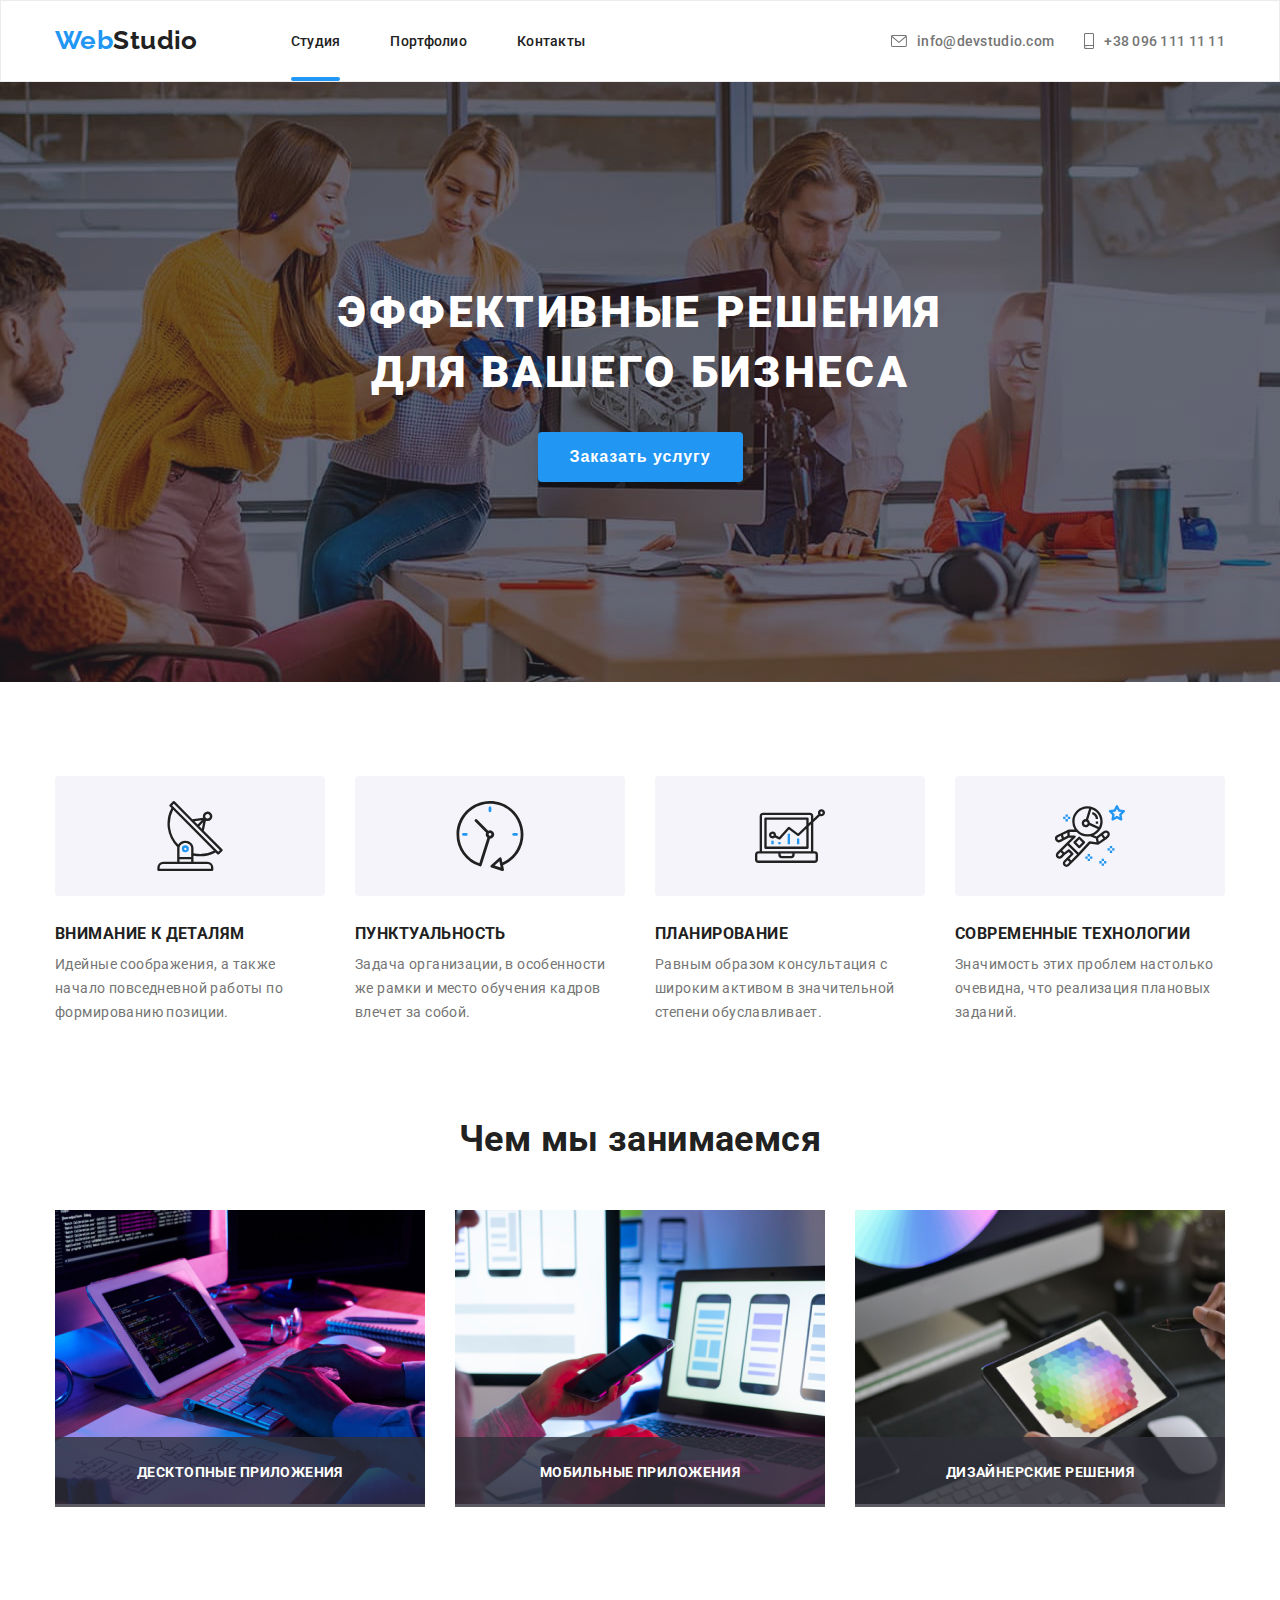
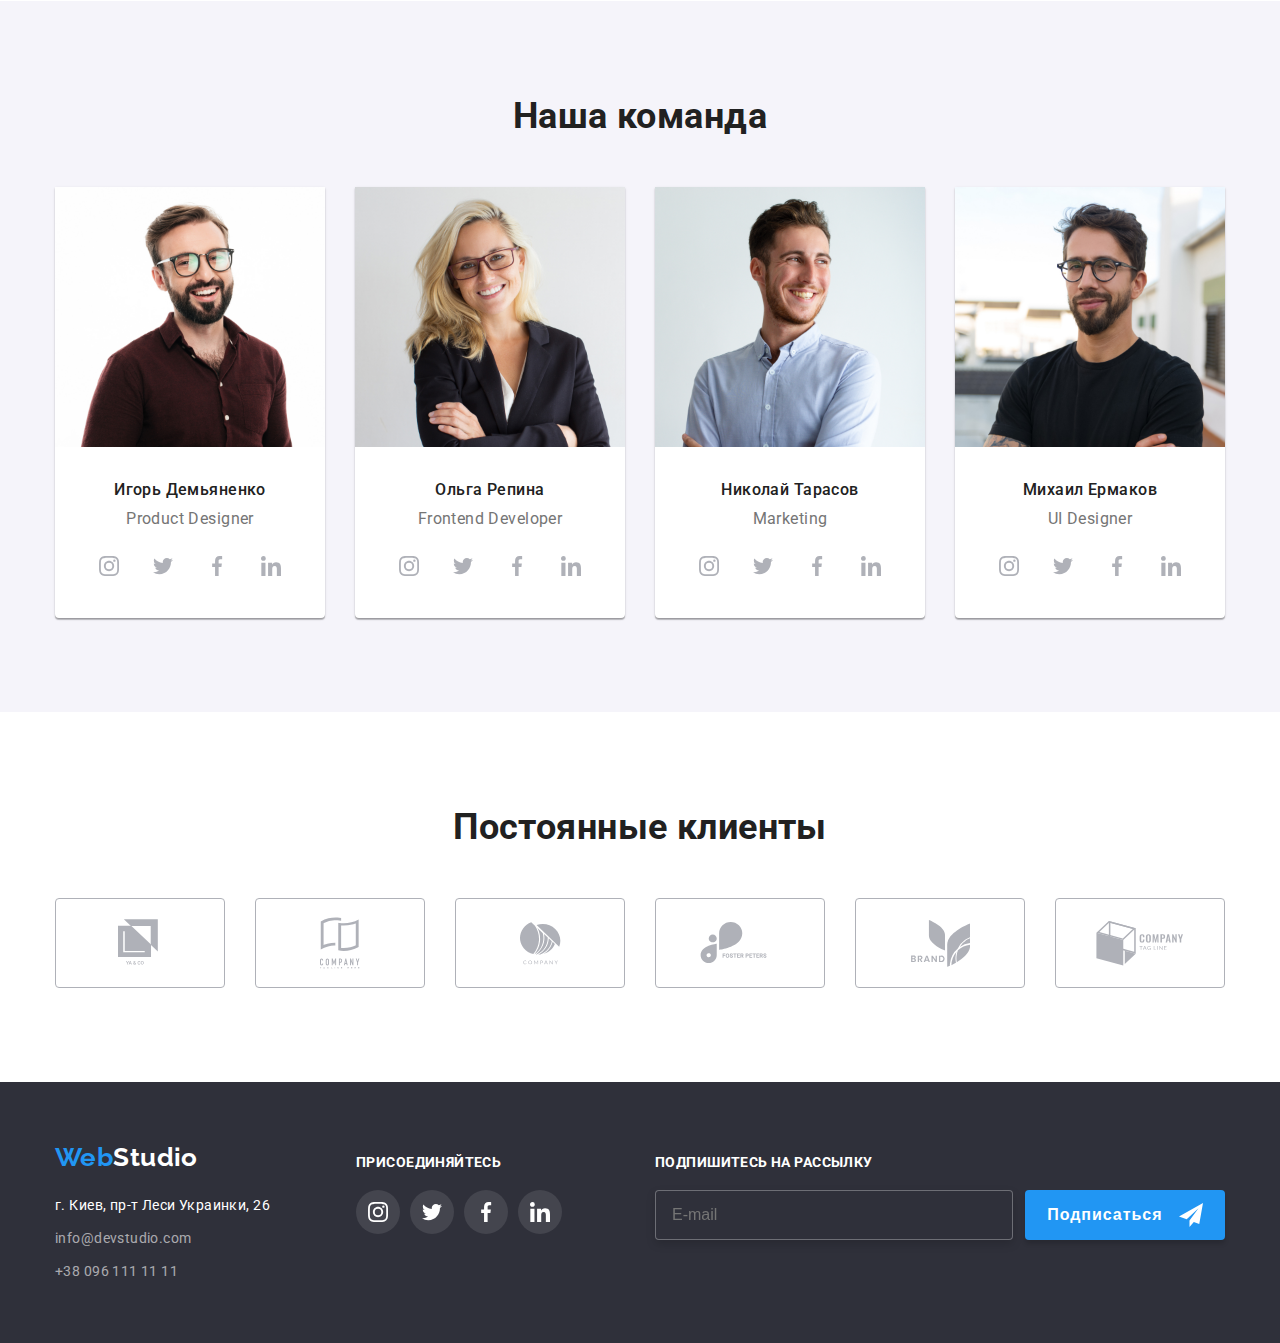
<file: index.html>
<!DOCTYPE html>
<html lang="en">
  <head>
    <meta charset="UTF-8" />
    <meta name="viewport" content="width=device-width, initial-scale=1.0" />
    <title>Document</title>
    <link rel="stylesheet" href="./css/styles.css" />
    <link
      href="https://fonts.googleapis.com/css2?family=Roboto:ital,wght@0,100;0,300;0,400;0,500;0,700;0,900;1,100;1,300;1,400;1,500;1,700;1,900&display=swap"
      rel="stylesheet"
    />
    <link
      href="https://fonts.googleapis.com/css2?family=Raleway:ital,wght@0,100;0,200;0,300;0,400;0,500;0,600;0,700;0,800;0,900;1,100;1,200;1,300;1,400;1,500;1,600;1,700;1,800;1,900&display=swap"
      rel="stylesheet"
    />
  </head>
  <body>
    <header>
      <div class="container navmain">
        <nav class="top-nav">
          <a href="./index.html" class="logo toplogo"
            >Web<span class="logo-black">Studio</span></a
          >
          <ul class="top-nav-links">
            <li>
              <a href="./index.html" class="state-color current">Студия</a>
            </li>
            <li>
              <a href="./portfolio.html" class="state-color">Портфолио</a>
            </li>
            <li><a href="" class="state-color">Контакты</a></li>
          </ul>
        </nav>
        <ul class="top-nav-contacts">
          <li>
            <a href="mailto:info@devstudio.com" class="state-color"
              ><svg class="svg-icon" width="16" height="12">
                <use href="./images/symbol-defs.svg#icon-envelope"></use></svg
              >info@devstudio.com</a
            >
          </li>
          <li>
            <a href="tel:+380961111111" class="state-color"
              ><svg class="svg-icon" width="10" height="16">
                <use href="./images/symbol-defs.svg#icon-smartphone"></use></svg
              >+38 096 111 11 11</a
            >
          </li>
        </ul>
      </div>
    </header>

    <main>
      <section class="hero">
        <div class="container">
          <h1>
            Эффективные решения <br />
            для вашего бизнеса
          </h1>
          <button type="button" class="btn-primary" data-modal-open>
            Заказать услугу
          </button>
        </div>
      </section>

      <section class="features">
        <div class="container">
          <ul class="features-list">
            <li>
              <div class="features-icons">
                <svg class="svg-icon-features" width="70" height="70">
                  <use href="./images/symbol-defs.svg#icon-antenna"></use>
                </svg>
              </div>
              <h3>Внимание к деталям</h3>
              <p>
                Идейные соображения, а также начало повседневной работы по
                формированию позиции.
              </p>
            </li>
            <li>
              <div class="features-icons">
                <svg class="svg-icon-features" width="70" height="70">
                  <use href="./images/symbol-defs.svg#icon-clock"></use>
                </svg>
              </div>
              <h3>Пунктуальность</h3>
              <p>
                Задача организации, в особенности же рамки и место обучения
                кадров влечет за собой.
              </p>
            </li>
            <li>
              <div class="features-icons">
                <svg class="svg-icon-features" width="70" height="70">
                  <use href="./images/symbol-defs.svg#icon-diagram"></use>
                </svg>
              </div>
              <h3>Планирование</h3>
              <p>
                Равным образом консультация с широким активом в значительной
                степени обуславливает.
              </p>
            </li>
            <li>
              <div class="features-icons">
                <svg class="svg-icon-features" width="70" height="70">
                  <use href="./images/symbol-defs.svg#icon-astronaut"></use>
                </svg>
              </div>
              <h3>Современные технологии</h3>
              <p>
                Значимость этих проблем настолько очевидна, что реализация
                плановых заданий.
              </p>
            </li>
          </ul>
        </div>
      </section>
      <section class="what-we-do">
        <div class="container">
          <h2>Чем мы занимаемся</h2>
          <ul class="what-we-do-list">
            <li>
              <img
                src="./images/img.jpg"
                alt="computerphoto"
                width="370"
                height="294"
              />
              <p class="label">Десктопные приложения</p>
            </li>
            <li>
              <img
                src="./images/img1.jpg"
                alt="computerphoto"
                width="370"
                height="294"
              />
              <p class="label">Мобильные приложения</p>
            </li>
            <li>
              <img
                src="./images/img2.jpg"
                alt="computerphoto"
                width="370"
                height="294"
              />
              <p class="label">Дизайнерские решения</p>
            </li>
          </ul>
        </div>
      </section>
      <section class="our-team">
        <div class="container">
          <h2>Наша команда</h2>
          <ul class="our-team-list">
            <li>
              <img
                src="./images/img3.jpg"
                alt="teammemberphoto"
                width="270"
                height="260"
              />
              <h3>Игорь Демьяненко</h3>
              <p>Product Designer</p>
              <ul class="team-social-list">
                <li class="team-social-list-item">
                  <a href="" class="team-social-list-link">
                    <svg class="svg-icon-footer" width="20" height="20">
                      <use
                        href="./images/symbol-defs.svg#icon-instagram"
                      ></use></svg
                  ></a>
                </li>
                <li class="team-social-list-item">
                  <a href="" class="team-social-list-link">
                    <svg class="svg-icon-footer" width="20" height="20">
                      <use
                        href="./images/symbol-defs.svg#icon-twitter"
                      ></use></svg
                  ></a>
                </li>
                <li class="team-social-list-item">
                  <a href="" class="team-social-list-link">
                    <svg class="svg-icon-footer" width="20" height="20">
                      <use
                        href="./images/symbol-defs.svg#icon-facebook"
                      ></use></svg
                  ></a>
                </li>
                <li class="team-social-list-item">
                  <a href="" class="team-social-list-link">
                    <svg class="svg-icon-footer" width="20" height="20">
                      <use
                        href="./images/symbol-defs.svg#icon-linkedin"
                      ></use></svg
                  ></a>
                </li>
              </ul>
            </li>
            <li>
              <img
                src="./images/img4.jpg"
                alt="teammemberphoto"
                width="270"
                height="260"
              />
              <h3>Ольга Репина</h3>
              <p>Frontend Developer</p>
              <ul class="team-social-list">
                <li class="team-social-list-item">
                  <a href="" class="team-social-list-link">
                    <svg class="svg-icon-footer" width="20" height="20">
                      <use
                        href="./images/symbol-defs.svg#icon-instagram"
                      ></use></svg
                  ></a>
                </li>
                <li class="team-social-list-item">
                  <a href="" class="team-social-list-link">
                    <svg class="svg-icon-footer" width="20" height="20">
                      <use
                        href="./images/symbol-defs.svg#icon-twitter"
                      ></use></svg
                  ></a>
                </li>
                <li class="team-social-list-item">
                  <a href="" class="team-social-list-link">
                    <svg class="svg-icon-footer" width="20" height="20">
                      <use
                        href="./images/symbol-defs.svg#icon-facebook"
                      ></use></svg
                  ></a>
                </li>
                <li class="team-social-list-item">
                  <a href="" class="team-social-list-link">
                    <svg class="svg-icon-footer" width="20" height="20">
                      <use
                        href="./images/symbol-defs.svg#icon-linkedin"
                      ></use></svg
                  ></a>
                </li>
              </ul>
            </li>
            <li>
              <img
                src="./images/img6.jpg"
                alt="teammemberphoto"
                width="270"
                height="260"
              />
              <h3>Николай Тарасов</h3>
              <p>Marketing</p>
              <ul class="team-social-list">
                <li class="team-social-list-item">
                  <a href="" class="team-social-list-link">
                    <svg class="svg-icon-footer" width="20" height="20">
                      <use
                        href="./images/symbol-defs.svg#icon-instagram"
                      ></use></svg
                  ></a>
                </li>
                <li class="team-social-list-item">
                  <a href="" class="team-social-list-link">
                    <svg class="svg-icon-footer" width="20" height="20">
                      <use
                        href="./images/symbol-defs.svg#icon-twitter"
                      ></use></svg
                  ></a>
                </li>
                <li class="team-social-list-item">
                  <a href="" class="team-social-list-link">
                    <svg class="svg-icon-footer" width="20" height="20">
                      <use
                        href="./images/symbol-defs.svg#icon-facebook"
                      ></use></svg
                  ></a>
                </li>
                <li class="team-social-list-item">
                  <a href="" class="team-social-list-link">
                    <svg class="svg-icon-footer" width="20" height="20">
                      <use
                        href="./images/symbol-defs.svg#icon-linkedin"
                      ></use></svg
                  ></a>
                </li>
              </ul>
            </li>
            <li>
              <img
                src="./images/img7.jpg"
                alt="teammemberphoto"
                width="270"
                height="260"
              />
              <h3>Михаил Ермаков</h3>
              <p>UI Designer</p>
              <ul class="team-social-list">
                <li class="team-social-list-item">
                  <a href="" class="team-social-list-link">
                    <svg class="svg-icon-footer" width="20" height="20">
                      <use
                        href="./images/symbol-defs.svg#icon-instagram"
                      ></use></svg
                  ></a>
                </li>
                <li class="team-social-list-item">
                  <a href="" class="team-social-list-link">
                    <svg class="svg-icon-footer" width="20" height="20">
                      <use
                        href="./images/symbol-defs.svg#icon-twitter"
                      ></use></svg
                  ></a>
                </li>
                <li class="team-social-list-item">
                  <a href="" class="team-social-list-link">
                    <svg class="svg-icon-footer" width="20" height="20">
                      <use
                        href="./images/symbol-defs.svg#icon-facebook"
                      ></use></svg
                  ></a>
                </li>
                <li class="team-social-list-item">
                  <a href="" class="team-social-list-link">
                    <svg class="svg-icon-footer" width="20" height="20">
                      <use
                        href="./images/symbol-defs.svg#icon-linkedin"
                      ></use></svg
                  ></a>
                </li>
              </ul>
            </li>
          </ul>
        </div>
      </section>
      <section class="our-clients">
        <div class="container">
          <h2>Постоянные клиенты</h2>
          <ul class="our-clients-list">
            <li>
              <a href="">
                <svg class="svg-icon-logos" width="44" height="49">
                  <use href="./images/symbol-defs.svg#icon-logo-1"></use></svg
              ></a>
            </li>
            <li>
              <a href="">
                <svg class="svg-icon-logos" width="40" height="52">
                  <use href="./images/symbol-defs.svg#icon-logo-2"></use></svg
              ></a>
            </li>
            <li>
              <a href="">
                <svg class="svg-icon-logos" width="41" height="43">
                  <use href="./images/symbol-defs.svg#icon-logo-3"></use></svg
              ></a>
            </li>
            <li>
              <a href="">
                <svg class="svg-icon-logos" width="80" height="42">
                  <use href="./images/symbol-defs.svg#icon-logo-4"></use></svg
              ></a>
            </li>
            <li>
              <a href="">
                <svg class="svg-icon-logos" width="59" height="47">
                  <use href="./images/symbol-defs.svg#icon-logo-5"></use></svg
              ></a>
            </li>
            <li>
              <a href="">
                <svg class="svg-icon-logos" width="88" height="45">
                  <use href="./images/symbol-defs.svg#icon-logo-6"></use></svg
              ></a>
            </li>
          </ul>
        </div>
      </section>
    </main>
    <footer>
      <div class="container">
        <div class="footer-contacts-wrap">
          <ul class="footer-list">
            <li>
              <a href="./index.html" class="logo logobottom"
                >Web<span class="logo-white">Studio</span></a
              >
            </li>
            <li class="footer-address">г. Киев, пр-т Леси Украинки, 26</li>
            <li class="footer-contacts">
              <a href="mailto:info@devstudio.com" class="footer-contacts-link"
                >info@devstudio.com</a
              >
            </li>
            <li class="footer-contacts">
              <a href="tel:+380961111111" class="footer-contacts-link"
                >+38 096 111 11 11</a
              >
            </li>
          </ul>
        </div>
        <div class="footer-social-wrap">
          <p class="follow">присоединяйтесь</p>

          <ul class="social-list">
            <li>
              <a href="" class="social">
                <svg class="svg-icon-footer" width="20" height="20">
                  <use
                    href="./images/symbol-defs.svg#icon-instagram"
                  ></use></svg
              ></a>
            </li>
            <li>
              <a href="" class="social">
                <svg class="svg-icon-footer" width="20" height="20">
                  <use href="./images/symbol-defs.svg#icon-twitter"></use></svg
              ></a>
            </li>
            <li>
              <a href="" class="social">
                <svg class="svg-icon-footer" width="20" height="20">
                  <use href="./images/symbol-defs.svg#icon-facebook"></use></svg
              ></a>
            </li>
            <li>
              <a href="" class="social">
                <svg class="svg-icon-footer" width="20" height="20">
                  <use href="./images/symbol-defs.svg#icon-linkedin"></use></svg
              ></a>
            </li>
          </ul>
        </div>

        <div class="footer-form-wrap">
          <p class="follow">Подпишитесь на рассылку</p>

          <form class="footer-form">
            <label class="footer-label">
              <input type="email" name="email" placeholder="E-mail" />
              <span class="footer-label-name"></span>
            </label>

            <button type="submit" class="subscribe-button">
              Подписаться
              <svg class="svg-subscribe" width="24" height="24">
                <use href="./images/symbol-defs.svg#icon-icon-send"></use>
              </svg>
            </button>
          </form>
        </div>
      </div>
    </footer>

    <div class="backdrop is-hidden" data-modal>
      <div class="modal">
        <button class="btn-close" data-modal-close>
          <svg class="svg-close-icon" width="18" height="18">
            <use href="./images/symbol-defs.svg#icon-close-black"></use>
          </svg>
        </button>
        <form class="modal-form">
          <h2>Оставьте свои данные, мы вам перезвоним</h2>

          <div class="form-input">
            <label for="name">Имя</label>
            <div class="input-svg">
              <input type="text" name="name" placeholder=" " id="name" />

              <svg class="svg-modal" width="18" height="18">
                <use href="./images/symbol-defs.svg#icon-person-black"></use>
              </svg>
            </div>
          </div>

          <div class="form-input">
            <label for="tel">Телефон</label>
            <div class="input-svg">
              <input type="tel" name="tel" placeholder=" " id="tel" />
              <svg class="svg-modal" width="18" height="18">
                <use href="./images/symbol-defs.svg#icon-phone-black"></use>
              </svg>
            </div>
          </div>

          <div class="form-input">
            <label for="email">Почта</label>
            <div class="input-svg">
              <input type="email" name="email" placeholder=" " id="email" />
              <svg class="svg-modal" width="18" height="18">
                <use href="./images/symbol-defs.svg#icon-email-black"></use>
              </svg>
            </div>
          </div>

          <div class="form-input">
            <label for="comment">Комментарий</label>
            <textarea
              name="comment"
              rows="5"
              placeholder="Введите текст"
              id="comment"
            ></textarea>
          </div>

          <div class="form-checkbox">
            <label for="accept" class="checkbox-label">
              <input name="accept" type="checkbox" value="" id="accept" />
              <span class="custom-checkbox"></span>Соглашаюсь с рассылкой и
              принимаю
              <a href="" class="accept-terms">Условия договора</a>
            </label>
          </div>

          <div class="form-button">
            <button type="submit">Отправить</button>
          </div>
        </form>
      </div>
    </div>
    <script src="./js/modal.js"></script>
  </body>
</html>
</file>
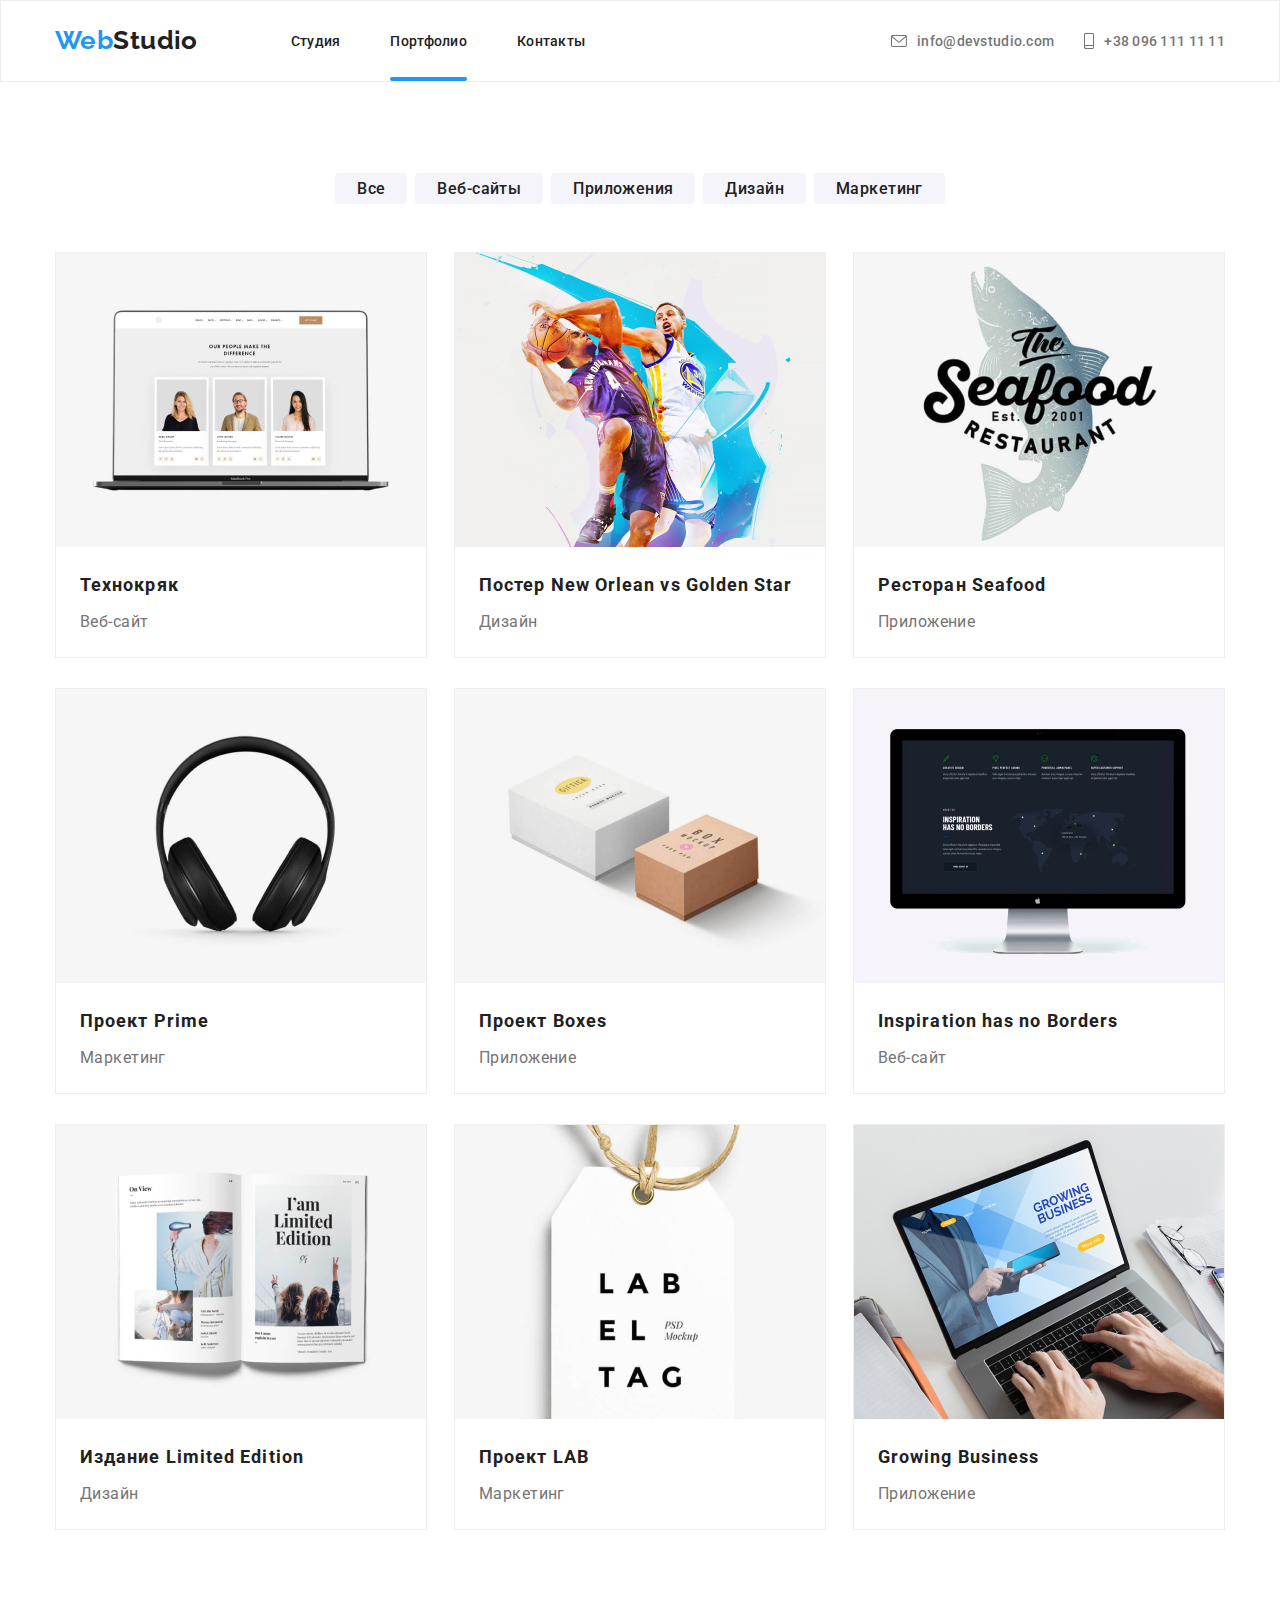
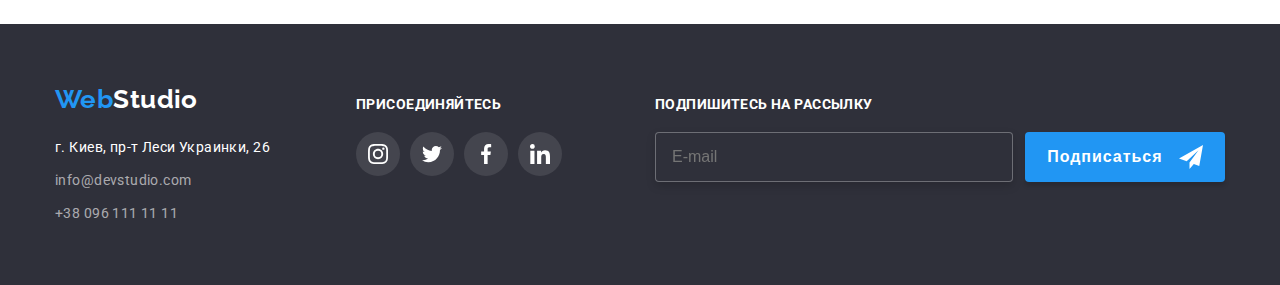
<file: portfolio.html>
<!DOCTYPE html>
<html lang="en">
  <head>
    <meta charset="UTF-8" />
    <meta name="viewport" content="width=device-width, initial-scale=1.0" />
    <title>Document</title>
    <link rel="stylesheet" href="./css/styles.css" />
    <link
      href="https://fonts.googleapis.com/css2?family=Roboto:ital,wght@0,100;0,300;0,400;0,500;0,700;0,900;1,100;1,300;1,400;1,500;1,700;1,900&display=swap"
      rel="stylesheet"
    />
    <link
      href="https://fonts.googleapis.com/css2?family=Raleway:ital,wght@0,100;0,200;0,300;0,400;0,500;0,600;0,700;0,800;0,900;1,100;1,200;1,300;1,400;1,500;1,600;1,700;1,800;1,900&display=swap"
      rel="stylesheet"
    />
  </head>

  <body>
    <header>
      <div class="container navmain">
        <nav class="top-nav">
          <a href="./index.html" class="logo toplogo"
            >Web<span class="logo-black">Studio</span></a
          >
          <ul class="top-nav-links">
            <li>
              <a href="./index.html" class="state-color">Студия</a>
            </li>
            <li>
              <a href="./portfolio.html" class="state-color current"
                >Портфолио</a
              >
            </li>
            <li><a href="" class="state-color">Контакты</a></li>
          </ul>
        </nav>
        <ul class="top-nav-contacts">
          <li>
            <a href="mailto:info@devstudio.com" class="state-color"
              ><svg class="svg-icon" width="16" height="12">
                <use href="./images/symbol-defs.svg#icon-envelope"></use></svg
              >info@devstudio.com</a
            >
          </li>
          <li>
            <a href="tel:+380961111111" class="state-color"
              ><svg class="svg-icon" width="10" height="16">
                <use href="./images/symbol-defs.svg#icon-smartphone"></use></svg
              >+38 096 111 11 11</a
            >
          </li>
        </ul>
      </div>
    </header>
    <main>
      <section class="portfolio-filters">
        <div class="container">
          <ul class="portfolio-list">
            <li><a href="">Все</a></li>
            <li><a href="">Веб-сайты</a></li>
            <li><a href="">Приложения</a></li>
            <li><a href="">Дизайн</a></li>
            <li><a href="">Маркетинг</a></li>
          </ul>
        </div>
      </section>
      <section class="portfolio-gallery">
        <div class="container">
          <ul class="portfolio-cards">
            <li>
              <a href="" class="portfolio-cards-item"
                ><div class="portfolio-img">
                  <img
                    src="./images/File00001.jpg"
                    alt="picture web"
                    width="370"
                    height="294"
                  />
                  <div class="overlay">
                    <p class="text-over">
                      Технокряк это современная площадка распространения
                      коронавируса. Компании используют эту платформу для
                      цифрового шпионажа и атак на защищённые сервера
                      конкурентов.
                    </p>
                  </div>
                </div>
                <h3>Технокряк</h3>
                <p class="category">Веб-сайт</p>
              </a>
            </li>
            <li>
              <a href="" class="portfolio-cards-item">
                <div class="portfolio-img">
                  <img
                    src="./images/File00002.jpg"
                    alt="picture design"
                    width="370"
                    height="294"
                  />
                  <div class="overlay">
                    <p class="text-over">
                      Технокряк это современная площадка распространения
                      коронавируса. Компании используют эту платформу для
                      цифрового шпионажа и атак на защищённые сервера
                      конкурентов.
                    </p>
                  </div>
                </div>
                <h3>Постер New Orlean vs Golden Star</h3>
                <p class="category">Дизайн</p>
              </a>
            </li>
            <li>
              <a href="" class="portfolio-cards-item">
                <div class="portfolio-img">
                  <img
                    src="./images/File00003.jpg"
                    alt="picture app"
                    width="370"
                    height="294"
                  />
                  <div class="overlay">
                    <p class="text-over">
                      Технокряк это современная площадка распространения
                      коронавируса. Компании используют эту платформу для
                      цифрового шпионажа и атак на защищённые сервера
                      конкурентов.
                    </p>
                  </div>
                </div>
                <h3>Ресторан Seafood</h3>
                <p class="category">Приложение</p>
              </a>
            </li>
            <li>
              <a href="" class="portfolio-cards-item">
                <div class="portfolio-img">
                  <img
                    src="./images/File00004.jpg"
                    alt="picture marketing"
                    width="370"
                    height="294"
                  />
                  <div class="overlay">
                    <p class="text-over">
                      Технокряк это современная площадка распространения
                      коронавируса. Компании используют эту платформу для
                      цифрового шпионажа и атак на защищённые сервера
                      конкурентов.
                    </p>
                  </div>
                </div>
                <h3>Проект Prime</h3>
                <p class="category">Маркетинг</p>
              </a>
            </li>
            <li>
              <a href="" class="portfolio-cards-item">
                <div class="portfolio-img">
                  <img
                    src="./images/File00005.jpg"
                    alt="picture app"
                    width="370"
                    height="294"
                  />
                  <div class="overlay">
                    <p class="text-over">
                      Технокряк это современная площадка распространения
                      коронавируса. Компании используют эту платформу для
                      цифрового шпионажа и атак на защищённые сервера
                      конкурентов.
                    </p>
                  </div>
                </div>
                <h3>Проект Boxes</h3>
                <p class="category">Приложение</p>
              </a>
            </li>
            <li>
              <a href="" class="portfolio-cards-item"
                ><div class="portfolio-img">
                  <img
                    src="./images/File00006.jpg"
                    alt="picture web"
                    width="370"
                    height="294"
                  />
                  <div class="overlay">
                    <p class="text-over">
                      Технокряк это современная площадка распространения
                      коронавируса. Компании используют эту платформу для
                      цифрового шпионажа и атак на защищённые сервера
                      конкурентов.
                    </p>
                  </div>
                </div>
                <h3>Inspiration has no Borders</h3>
                <p class="category">Веб-сайт</p>
              </a>
            </li>
            <li>
              <a href="" class="portfolio-cards-item">
                <div class="portfolio-img">
                  <img
                    src="./images/File00007.jpg"
                    alt="picture design"
                    width="370"
                    height="294"
                  />
                  <div class="overlay">
                    <p class="text-over">
                      Технокряк это современная площадка распространения
                      коронавируса. Компании используют эту платформу для
                      цифрового шпионажа и атак на защищённые сервера
                      конкурентов.
                    </p>
                  </div>
                </div>
                <h3>Издание Limited Edition</h3>
                <p class="category">Дизайн</p>
              </a>
            </li>
            <li>
              <a href="" class="portfolio-cards-item">
                <div class="portfolio-img">
                  <img
                    src="./images/File00008.jpg"
                    alt="picture marketing"
                    width="370"
                    height="294"
                  />
                  <div class="overlay">
                    <p class="text-over">
                      Технокряк это современная площадка распространения
                      коронавируса. Компании используют эту платформу для
                      цифрового шпионажа и атак на защищённые сервера
                      конкурентов.
                    </p>
                  </div>
                </div>
                <h3>Проект LAB</h3>
                <p class="category">Маркетинг</p>
              </a>
            </li>
            <li>
              <a href="" class="portfolio-cards-item">
                <div class="portfolio-img">
                  <img
                    src="./images/File00009.jpg"
                    alt="picture app"
                    width="370"
                    height="294"
                  />
                  <div class="overlay">
                    <p class="text-over">
                      Технокряк это современная площадка распространения
                      коронавируса. Компании используют эту платформу для
                      цифрового шпионажа и атак на защищённые сервера
                      конкурентов.
                    </p>
                  </div>
                </div>
                <h3>Growing Business</h3>
                <p class="category">Приложение</p>
              </a>
            </li>
          </ul>
        </div>
      </section>
    </main>
    <footer>
      <div class="container">
        <div class="footer-contacts-wrap">
          <ul class="footer-list">
            <li>
              <a href="./index.html" class="logo logobottom"
                >Web<span class="logo-white">Studio</span></a
              >
            </li>
            <li class="footer-address">г. Киев, пр-т Леси Украинки, 26</li>
            <li class="footer-contacts">
              <a href="mailto:info@devstudio.com" class="footer-contacts-link"
                >info@devstudio.com</a
              >
            </li>
            <li class="footer-contacts">
              <a href="tel:+380961111111" class="footer-contacts-link"
                >+38 096 111 11 11</a
              >
            </li>
          </ul>
        </div>
        <div class="footer-social-wrap">
          <p class="follow">присоединяйтесь</p>

          <ul class="social-list">
            <li>
              <a href="" class="social">
                <svg class="svg-icon-footer" width="20" height="20">
                  <use
                    href="./images/symbol-defs.svg#icon-instagram"
                  ></use></svg
              ></a>
            </li>
            <li>
              <a href="" class="social">
                <svg class="svg-icon-footer" width="20" height="20">
                  <use href="./images/symbol-defs.svg#icon-twitter"></use></svg
              ></a>
            </li>
            <li>
              <a href="" class="social">
                <svg class="svg-icon-footer" width="20" height="20">
                  <use href="./images/symbol-defs.svg#icon-facebook"></use></svg
              ></a>
            </li>
            <li>
              <a href="" class="social">
                <svg class="svg-icon-footer" width="20" height="20">
                  <use href="./images/symbol-defs.svg#icon-linkedin"></use></svg
              ></a>
            </li>
          </ul>
        </div>

        <div class="footer-form-wrap">
          <p class="follow">Подпишитесь на рассылку</p>

          <form action="" class="footer-form">
            <label class="footer-label">
              <input type="email" name="email" placeholder="E-mail" />
              <span class="footer-label-name"></span>
            </label>

            <button type="submit" class="subscribe-button">
              Подписаться
              <svg class="svg-subscribe" width="24" height="24">
                <use href="./images/symbol-defs.svg#icon-icon-send"></use>
              </svg>
            </button>
          </form>
        </div>
      </div>
    </footer>
  </body>
</html>
</file>
<file: css/styles.css>
:root {
  --primary-text-color: #212121;
  --secondary-text-color: #757575;
  --attention-text-color: #2196f3;
  --light-text-color: rgba(255, 255, 255, 0.6);
  --bg-secondary-color: #2f303a;
  --bg-dark-grey: #f5f4fa;
  --color-white: #ffffff;
}

ul {
  list-style: none;
  padding-left: 0px;
}
body {
  color: var(--primary-text-color);
  background: var(--color-white);
  font-family: "Roboto", sans-serif;
  font-style: normal;
  font-weight: normal;
  font-size: 14px;
  letter-spacing: 0.03em;
  margin: 0px;
}
a {
  text-decoration: none;
}
html {
  box-sizing: border-box;
}
*,
*::before,
*::after {
  box-sizing: inherit;
}

h1,
h2,
h3,
ul,
p {
  margin: 0px;
}

/******************TOP NAV**********************/
.logo {
  font-family: "Raleway", sans-serif;
  font-weight: bold;
  font-size: 26px;
  line-height: 31px;
  color: var(--attention-text-color);
}
.logo.toplogo {
  margin-right: 93px;
}
.logo-black {
  color: var(--primary-text-color);
}
.logo-white {
  color: var(--color-white);
}
.top-nav-links > li > a {
  font-weight: 500;
  line-height: 16px;
  letter-spacing: 0.02em;
  color: var(--primary-text-color);
  position: relative;
  padding-top: 32px;
  padding-bottom: 32px;
}

.top-nav-contacts > li > a {
  font-weight: 500;
  line-height: 16px;
  letter-spacing: 0.02em;
  color: var(--secondary-text-color);
  display: flex;
  align-items: center;
  padding-top: 32px;
  padding-bottom: 32px;
}
.state-color:hover,
.state-color:focus {
  color: var(--attention-text-color);
}
.state-color {
  transition-property: color;
  transition-duration: 250ms;
  transition-timing-function: cubic-bezier(0.4, 0, 0.2, 1);
}

.top-nav-contacts .svg-icon {
  fill: currentColor;
  margin-right: 10px;
}
/*.state-color.current {
  color: var(--attention-text-color);
}*/
.state-color.current::after {
  content: "";
  height: 4px;
  background: var(--attention-text-color);
  border-radius: 2px;
  position: absolute;
  width: 100%;
  bottom: 0;
  left: 0;
}
.top-nav {
  display: flex;
  align-items: center;
  padding-top: 24px;
  padding-bottom: 25px;
}
.top-nav-links {
  display: flex;
}
.top-nav-contacts {
  display: flex;
  margin-left: auto; /*to bring content to right side*/
}
.navmain {
  display: flex;
  align-items: center;
}

/*below to give margin right to all li except last one; 2 options: to give all , then remove last child; to give all except*/
/*.top-nav-links li {
  margin-right: 50px;
}
.top-nav-links li:last-child {
  margin-right: 0px;
}*/
.top-nav-links li:not(:last-child) {
  margin-right: 50px;
}
.top-nav-contacts li + li {
  margin-left: 30px;
}

header {
  border: 1px solid #ececec;
}
/********************** INDEX MAIN BANNER*****************/
h1 {
  font-weight: 900;
  font-size: 44px;
  line-height: 60px;
  text-align: center;
  letter-spacing: 0.06em;
  text-transform: uppercase;
  color: var(--color-white);
}
.btn-primary {
  font-weight: bold;
  font-size: 16px;
  line-height: 30px;
  display: flex;
  align-items: center;
  text-align: center;
  letter-spacing: 0.06em;
  color: var(--color-white);
  background: var(--attention-text-color);
  box-shadow: 0px 4px 4px rgba(0, 0, 0, 0.15);
  border-radius: 4px;
  margin: 0px;
  padding: 10px 32px 10px 32px;
  min-width: 200px;
  margin: auto;
  margin-top: 30px;
  border: none;
}

.hero {
  background: linear-gradient(
      to right,
      rgba(47, 48, 58, 0.4),
      rgba(47, 48, 58, 0.4)
    ),
    url(../images/heroopt.jpg), var(--bg-secondary-color);
  padding-top: 200px;
  padding-bottom: 200px;
  background-repeat: no-repeat;
  background-size: cover;
  background-position: center;
}

/********************** INDEX MAIN *****************/

/***** SECTION *****/
.container {
  width: 1200px;
  padding-right: 15px;
  padding-left: 15px;
  margin-right: auto;
  margin-left: auto;
}
/***** FEATURES *****/
.features h3 {
  font-weight: bold;
  line-height: 16px;
  text-transform: uppercase;
}
.features p {
  line-height: 24px;
  color: var(--secondary-text-color);
  margin-top: 10px;
}
.features-list {
  display: flex;
  justify-content: space-between;
}
.features-list li {
  width: 270px;
}
.features {
  padding-bottom: 47px;
  padding-top: 94px;
}
.features-icons {
  display: block;
  background: #f5f4fa;
  border-radius: 4px;
  border: none;
  height: 120px;
  padding: 25px 100px 25px 100px;
  margin-bottom: 30px;
}
/***** WHAT WE DO *****/
.what-we-do {
  padding-bottom: 94px;
  padding-top: 47px;
}
.what-we-do h2 {
  font-weight: bold;
  font-size: 36px;
  line-height: 42px;
  text-align: center;
}
.what-we-do-list {
  display: flex;
  justify-content: space-between;
  margin-top: 50px;
}
.what-we-do-list > li {
  position: relative;
}
.label {
  position: absolute;
  bottom: 0;
  width: 100%;
  height: 70px;
  font-weight: bold;
  font-size: 14px;
  line-height: 16px;
  text-align: center;
  text-transform: uppercase;
  color: var(--color-white);
  background: rgba(47, 48, 58, 0.8);
  padding-top: 27px;
}
/***** OUR TEAM *****/
.our-team {
  background: var(--bg-dark-grey);
  padding-bottom: 94px;
  padding-top: 94px;
}
.our-team h2 {
  font-weight: bold;
  font-size: 36px;
  line-height: 42px;
  text-align: center;
}
.our-team-list {
  display: flex;
  justify-content: space-between;
  margin-top: 50px;
}
.our-team-list > li {
  background: var(--color-white);
  box-shadow: 0px 1px 3px rgba(0, 0, 0, 0.12), 0px 1px 1px rgba(0, 0, 0, 0.14),
    0px 2px 1px rgba(0, 0, 0, 0.2);
  border-radius: 0px 0px 4px 4px;
  padding-bottom: 30px;
}
.our-team-list h3 {
  font-weight: 500;
  font-size: 16px;
  line-height: 19px;
  text-align: center;
  margin-top: 30px;
}
.our-team-list p {
  font-size: 16px;
  line-height: 19px;
  text-align: center;
  color: var(--secondary-text-color);
  margin-top: 10px;
}

.team-social-list {
  display: flex;
  justify-content: space-between;
  margin: 16px 32px 0px 32px;
}
.team-social-list-link {
  width: 44px;
  height: 44px;
  border-radius: 50%;
  display: flex;
  align-items: center;
  justify-content: center;
  background: rgba(255, 255, 255, 0.1);
  color: #afb1b8;
}
team-social-list-item:not(:last-child) {
  margin-right: 10px;
}
.team-social-list-item .svg-icon-footer {
  fill: currentColor;
}
.team-social-list-link:hover {
  background: #2196f3;
  color: var(--color-white);
}
.team-social-list-link {
  transition-property: color background;
  transition-duration: 250ms;
  transition-timing-function: cubic-bezier(0.4, 0, 0.2, 1);
}
/***** OUR clients *****/
.our-clients {
  padding-bottom: 94px;
  padding-top: 94px;
}
.our-clients h2 {
  font-weight: bold;
  font-size: 36px;
  line-height: 42px;
  text-align: center;
}
.our-clients-list {
  display: flex;
  justify-content: space-between;
  margin-top: 50px;
}
.our-clients-list a {
  width: 170px;
  height: 90px;
  border: 1px solid #afb1b8;
  border-radius: 4px;
  color: #afb1b8;
  display: flex;
  align-items: center;
  justify-content: center;
}
.our-clients-list li .svg-icon-logos {
  fill: currentColor;
}
.our-clients-list a:hover {
  border: 1px solid #2196f3;
  color: #2196f3;
}
.our-clients-list a {
  transition-property: color border;
  transition-duration: 250ms;
  transition-timing-function: cubic-bezier(0.4, 0, 0.2, 1);
}

/******************* FOOTER **********************/
.footer-contacts {
  margin-top: 9px;
}
.footer-address {
  line-height: 24px;
  color: var(--color-white);
  margin-top: 20px;
}
footer > .container {
  display: flex;
}
footer {
  background: var(--bg-secondary-color);
  padding-top: 60px;
  padding-bottom: 60px;
}
.footer-contacts-link {
  line-height: 24px;
  color: var(--light-text-color);
}
.footer-contacts-wrap,
.footer-social-wrap {
  display: inline-block;
}
.footer-contacts-wrap {
  margin-right: 70px;
  width: 231px;
}
.footer-social-wrap {
  vertical-align: top;
  margin-right: 93px;
}
.follow {
  font-weight: bold;
  font-size: 14px;
  line-height: 16px;
  text-transform: uppercase;
  color: var(--color-white);
  margin-top: 12px;
}

.social-list {
  display: flex;
  justify-content: space-between;
  margin-top: 20px;
}
.social-list a {
  width: 44px;
  height: 44px;
  border-radius: 50%;
  display: flex;
  align-items: center;
  justify-content: center;
  background: rgba(255, 255, 255, 0.1);
  color: var(--color-white);
}
.social-list li:not(:last-child) {
  margin-right: 10px;
}
.social-list li .svg-icon-footer {
  fill: currentColor;
}
.social-list a:hover {
  background: #2196f3;
}
.social-list a {
  transition-property: background;
  transition-duration: 250ms;
  transition-timing-function: cubic-bezier(0.4, 0, 0.2, 1);
}
.footer-form-wrap {
  display: inline-block;
  vertical-align: top;
  width: 570px;
}
.footer-form {
  margin-top: 20px;
  display: inline-flex;
}
.footer-form input {
  border: 1px solid rgba(255, 255, 255, 0.3);
  filter: drop-shadow(0px 4px 4px rgba(0, 0, 0, 0.15));
  border-radius: 4px;
  background: #2f303a;
  width: 358px;
  font-weight: normal;
  font-size: 16px;
  line-height: 20px;
  color: rgba(255, 255, 255, 0.6);
  margin-right: 12px;
  height: 50px;
  padding-left: 16px;
}
.footer-form button {
  width: 200px;
  height: 50px;
  background: #2196f3;
  box-shadow: 0px 4px 4px rgba(0, 0, 0, 0.15);
  border-radius: 4px;
  font-weight: bold;
  font-size: 16px;
  line-height: 30px;
  border: none;
  text-align: center;
  letter-spacing: 0.06em;
  color: #ffffff;
}
.svg-subscribe {
  vertical-align: center;
}
.footer-label {
  position: relative;
}
.footer-label-name {
  position: absolute;
  font-weight: normal;
  font-size: 16px;
  line-height: 20px;
  color: rgba(255, 255, 255, 0.6);
  top: 50%;
  left: 16px;
  transform: translateY(-50%);
}
.subscribe-button {
  display: flex;
  align-items: center;
  justify-content: space-evenly;
}

/********MODAL***************/
.backdrop {
  position: fixed;
  top: 0;
  left: 0;
  width: 100%;
  height: 100%;
  background: rgba(0, 0, 0, 0.2);
  opacity: 1;
  transition: opacity 550ms cubic-bezier(0.4, 0, 0.2, 1);
}
.backdrop.is-hidden {
  opacity: 0;
  pointer-events: none;
}
.backdrop.is-hidden .modal {
  transform: translate(-50%, -50%) scale(1.5);
}
.modal {
  width: 528px;
  height: 581px;
  background: var(--color-white);
  box-shadow: 0px 1px 3px rgba(0, 0, 0, 0.12), 0px 1px 1px rgba(0, 0, 0, 0.14),
    0px 2px 1px rgba(0, 0, 0, 0.2);
  border-radius: 4px;
  position: absolute;
  top: 50%;
  left: 50%;
  transform: translate(-50%, -50%) scale(1);
  transition-property: transform;
  transition-duration: 500ms;
  transition-timing-function: cubic-bezier(0.4, 0, 0.2, 1);
  padding: 40px 39px 40px 41px;
}

.btn-close {
  width: 30px;
  height: 30px;
  background: var(--color-white);
  border: 1px solid rgba(0, 0, 0, 0.1);
  border-radius: 50%;
  padding: 0;
  margin-top: 8px;
  margin-right: 8px;
  position: absolute;
  right: 0;
  top: 0;
  display: flex;
  align-items: center;
  justify-content: center;
  color: #000000;
  transition-property: color;
  transition-duration: 250ms;
  transition-timing-function: cubic-bezier(0.4, 0, 0.2, 1);
}
.btn-close svg {
  fill: currentColor;
}
.btn-close:hover {
  color: var(--attention-text-color);
}
/* form*/
.form-input {
  display: block;
  margin-bottom: 10px;
}
.input-svg {
  position: relative;
  margin-top: 4px;
}
.form-input label {
  font-weight: normal;
  font-size: 12px;
  line-height: 14px;
  letter-spacing: 0.01em;
  color: #757575;

  display: inline-block;
}

.form-input input {
  width: 100%;
  padding: 11px 30px 11px 30px;
  border: 1px solid rgba(33, 33, 33, 0.2);
  border-radius: 4px;
  height: 40px;
  transition: border 250ms cubic-bezier(0.4, 0, 0.2, 1);
}
.svg-modal {
  position: absolute;
  transform: translatey(-50%);
  top: 50%;
  left: 12px;
  transition: fill 250ms cubic-bezier(0.4, 0, 0.2, 1);
}
#comment {
  width: 100%;
  border: 1px solid rgba(33, 33, 33, 0.2);
  border-radius: 4px;
  resize: none;
  padding: 12px 16px 12px 16px;
  font-weight: normal;
  font-size: 14px;
  line-height: 16px;
  letter-spacing: 0.01em;
  color: rgba(117, 117, 117, 0.5);
  transition: border 250ms cubic-bezier(0.4, 0, 0.2, 1);
}
.modal-form h2 {
  font-weight: bold;
  font-size: 20px;
  line-height: 23px;
  text-align: center;
  letter-spacing: 0.03em;
  color: #212121;
  margin-bottom: 12px;
}
.form-button {
  width: 200px;
  margin: auto;
}
.form-button > button {
  background: #2196f3;
  box-shadow: 0px 4px 4px rgba(0, 0, 0, 0.15);
  border-radius: 4px;
  border: none;
  font-weight: bold;
  font-size: 16px;
  line-height: 30px;
  text-align: center;
  letter-spacing: 0.06em;
  color: #ffffff;
  padding-bottom: 10px;
  padding-top: 10px;
  width: 200px;
}

.form-checkbox {
  margin-top: 20px;
  margin-bottom: 30px;
}

.form-input:focus-within input {
  border: 1px solid #2196f3;
  border-radius: 4px;
  box-shadow: none;
  outline: none;
}
.form-input:focus-within #comment {
  box-shadow: none;
  outline: none;
  border: 1px solid #2196f3;
  border-radius: 4px;
}
.form-input:focus-within input + svg {
  fill: var(--attention-text-color);
}
#accept {
  -webkit-appearance: none;
  -moz-appearance: none;
  appearance: none;
  position: absolute;
}

#accept:checked + .custom-checkbox {
  background-image: url(../images/check.svg);
  background-position: center;
  background-repeat: no-repeat;
  background-size: contain;
  background-color: var(--attention-text-color);
  border: var(--attention-text-color);
  background-origin: border-box;
}
.custom-checkbox {
  background: #ffffff;
  border-radius: 4px;
  width: 16px;
  height: 15px;
  display: inline-block;
  margin-right: 7px;
  margin-left: 13px;
  border: 2px solid #212121;
  vertical-align: text-bottom;
  transition: all 250ms cubic-bezier(0.4, 0, 0.2, 1);
}

.checkbox-label {
  display: inline-block;
  font-size: 14px;
  line-height: 24px;
  letter-spacing: 0.03em;
  color: #757575;
}
.accept-terms {
  color: var(--attention-text-color);
  text-decoration: underline;
}
/****************** PORTFOLIO *******************/
.portfolio-list a {
  font-weight: 500;
  font-size: 16px;
  line-height: 26px;
  text-align: center;
  color: var(--primary-text-color);
  background: #f5f4fa;
  border-radius: 4px;
  padding: 6px 22px 6px 22px;
  transition-property: background color box-shadow;
  transition-duration: 250ms;
  transition-timing-function: cubic-bezier(0.4, 0, 0.2, 1);
}
.portfolio-list a:hover,
.portfolio-list a:focus {
  background: var(--attention-text-color);
  box-shadow: 0px 3px 1px rgba(0, 0, 0, 0.1), 0px 1px 2px rgba(0, 0, 0, 0.08),
    0px 2px 2px rgba(0, 0, 0, 0.12);
  color: var(--color-white);
}

.portfolio-cards h3 {
  font-weight: bold;
  font-size: 18px;
  line-height: 36px;
  letter-spacing: 0.06em;
  color: var(--primary-text-color);
  margin-top: 20px;
  padding-left: 24px;
}
.portfolio-cards .category {
  font-size: 16px;
  line-height: 30px;
  color: var(--secondary-text-color);
  margin-bottom: 20px;
  margin-top: 4px;
  padding-left: 24px;
}
.portfolio-list {
  display: flex;
  justify-content: center;
}
.portfolio-cards {
  display: flex;
  justify-content: space-between;
  flex-wrap: wrap;
}
.portfolio-filters {
  padding-top: 94px;
  padding-bottom: 25px;
}
.portfolio-gallery {
  padding-top: 25px;
  padding-bottom: 94px;
}
.portfolio-list li:not(:last-child) {
  margin-right: 8px;
}
.portfolio-cards li {
  margin-bottom: 30px;
  border: 1px solid #eeeeee;
  position: relative;
  transition-property: box-shadow;
  transition-duration: 250ms;
  transition-timing-function: cubic-bezier(0.4, 0, 0.2, 1);
}
.portfolio-cards li:nth-last-child(-n + 3) {
  margin-bottom: 0px;
}
.portfolio-cards li:hover {
  box-shadow: 0px 1px 1px rgba(0, 0, 0, 0.12), 0px 4px 4px rgba(0, 0, 0, 0.06),
    1px 4px 6px rgba(0, 0, 0, 0.16);
}

.text-over {
  color: var(--color-white);
  padding: 63px 24px 63px 24px;
  font-style: normal;
  font-weight: normal;
  font-size: 18px;
  line-height: 28px;
}
.portfolio-img {
  position: relative;
  overflow: hidden;
  height: 294px;
}
.overlay {
  position: absolute;
  background: rgba(33, 150, 243, 0.9);
  top: 0;
  left: 0;
  width: 100%;
  height: 100%;
  transform: translatey(100%);
  transition: transform 250ms cubic-bezier(0.4, 0, 0.2, 1);
}
.portfolio-cards li:hover .overlay {
  transform: translatey(0);
}
</file>
